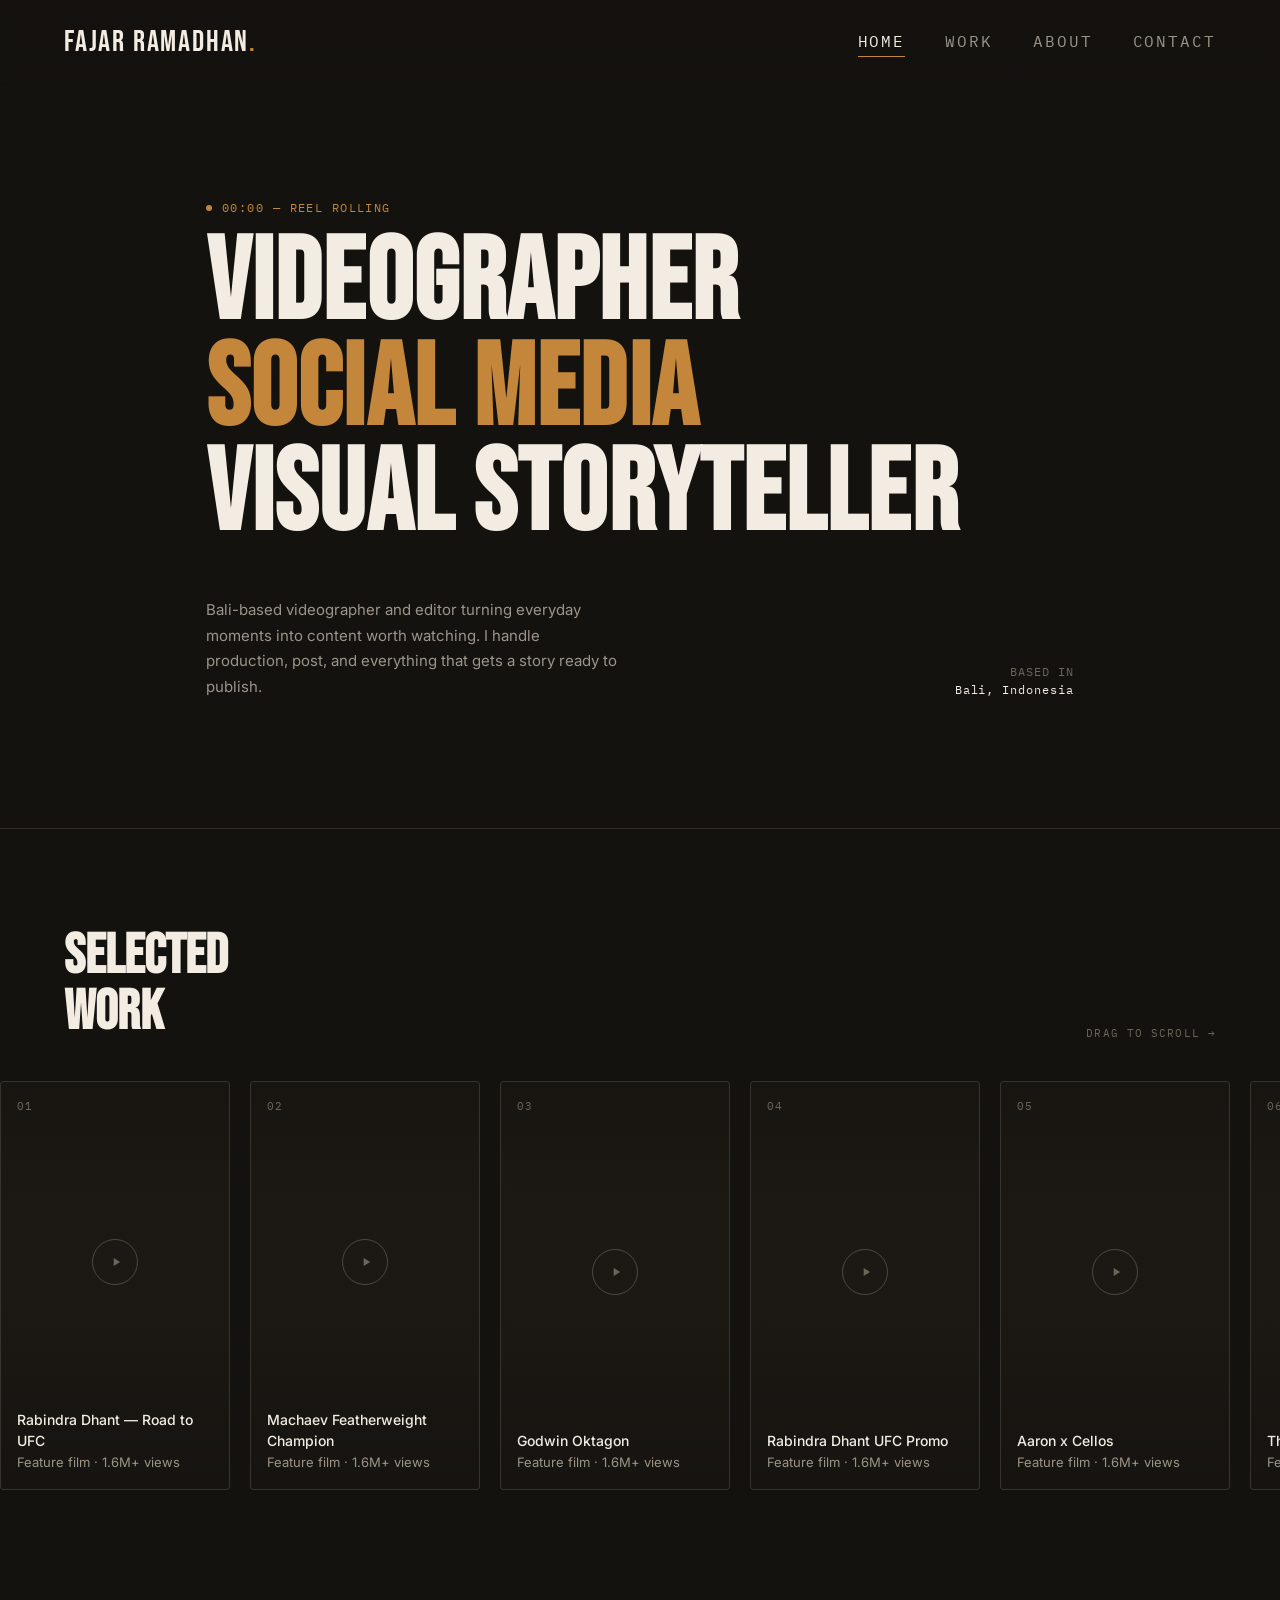
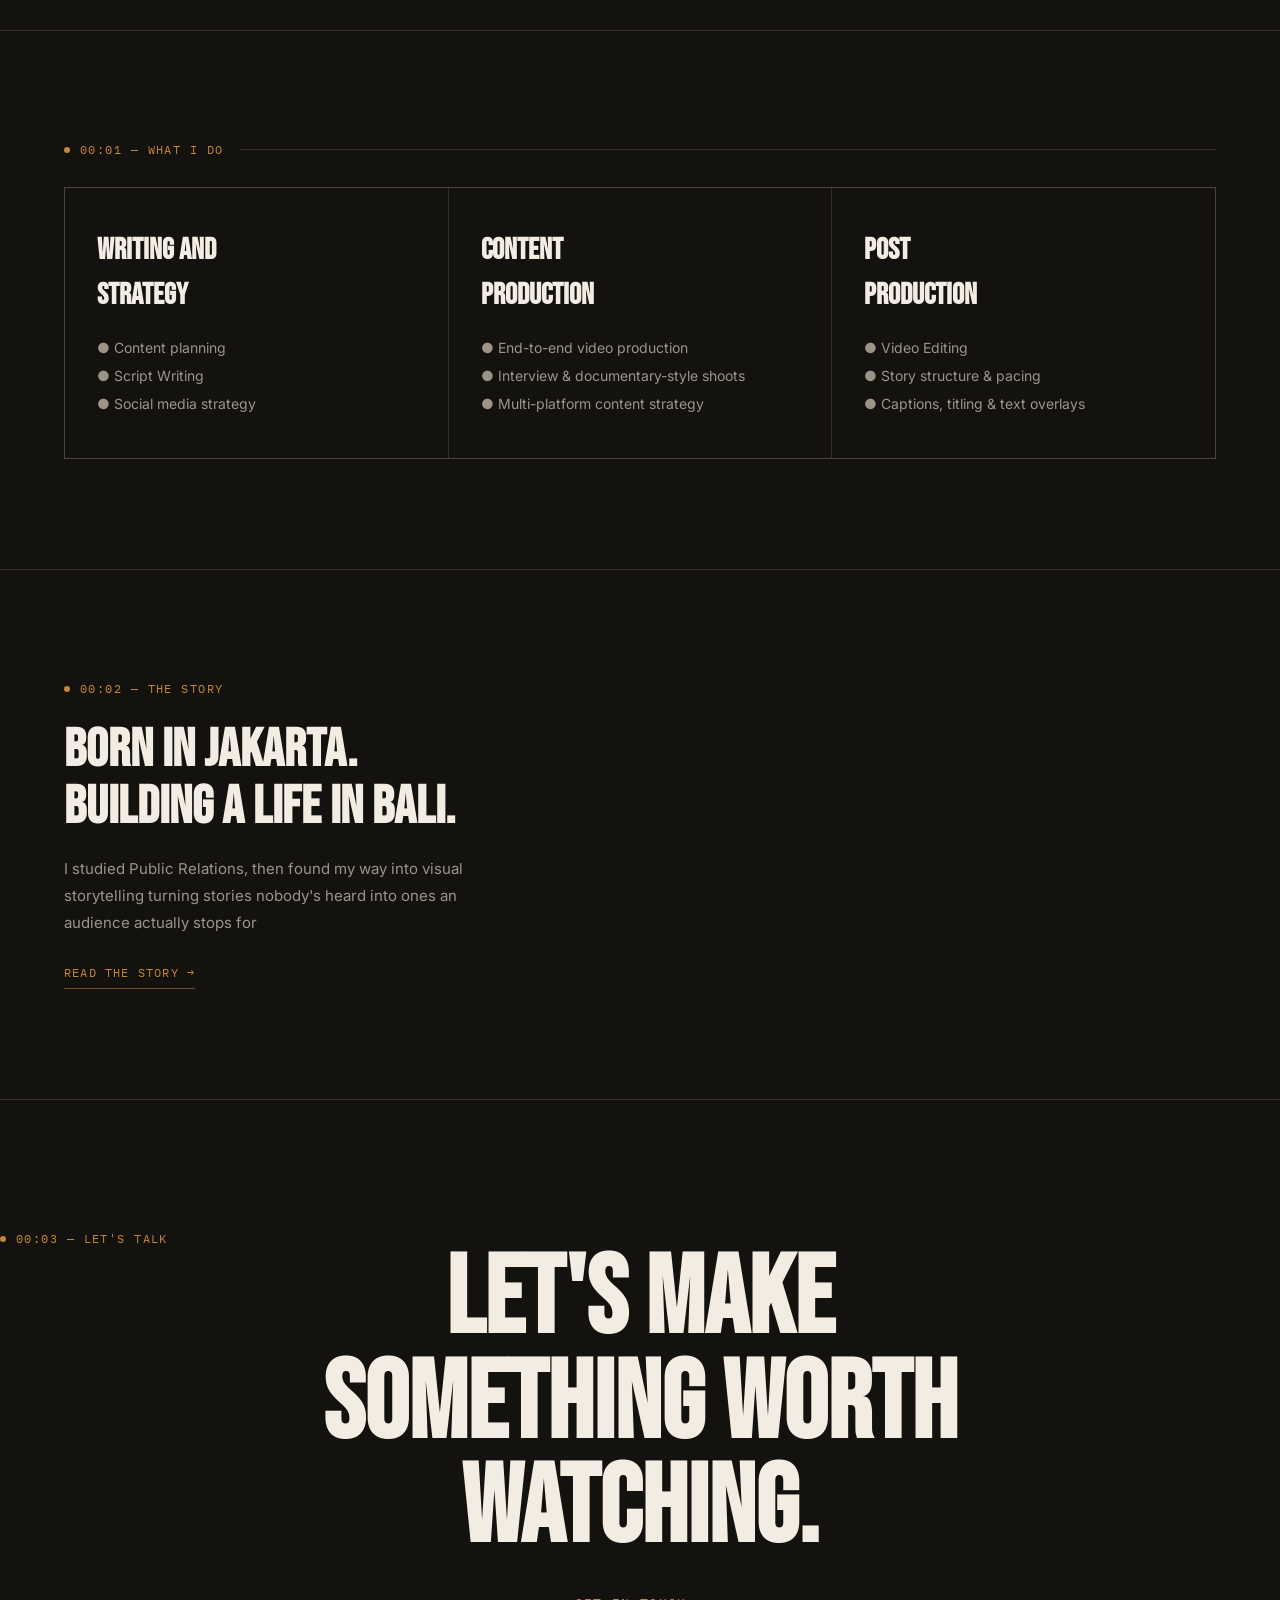
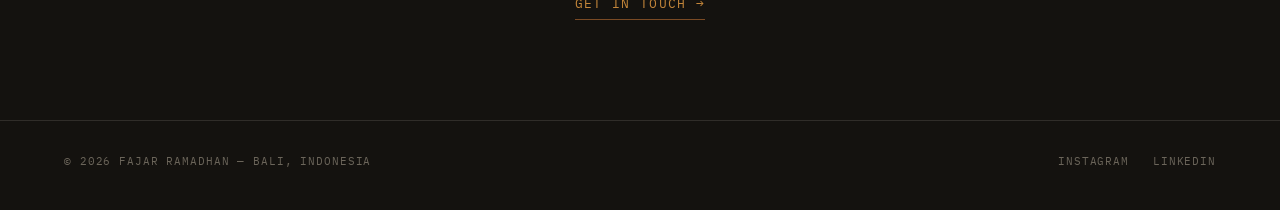
<file: index.html>
<!DOCTYPE html>
<html lang="en">
<head>
<link rel="icon" href="data:image/svg+xml,<svg xmlns=%22http://www.w3.org/2000/svg%22 viewBox=%220 0 100 100%22><text y=%22.9em%22 font-size=%2290%22>🎬</text></svg>">
<meta charset="UTF-8">
<meta name="viewport" content="width=device-width, initial-scale=1.0">
<title>Fajar Ramadhan Portofolio</title>
<meta name="description" content="Portfolio of Fajar Ramadhan — Videographer, Social Media, Visual Storyteller.">
<link rel="stylesheet" href="style.css">
</head>
<body>

<header class="site-header">
  <a href="index.html" class="logo">FAJAR RAMADHAN<span>.</span></a>
  <nav class="site-nav">
    <a href="index.html" aria-current="page">Home</a>
    <a href="work.html">Work</a>
    <a href="about.html">About</a>
    <a href="contact.html">Contact</a>
  </nav>
  <button class="nav-toggle" aria-expanded="false" aria-label="Toggle menu">MENU</button>
</header>

<main>

 <!-- HERO -->
<section class="hero">
  <div class="wrap">
    <div class="timecode load-in load-in-1">00:00 — Reel rolling</div>
    <h1 class="hero-title">
      <span class="load-in load-in-2" style="display:block;">Videographer</span>
      <span class="load-in load-in-3 accent-word" style="display:block;">Social Media</span>
      <span class="load-in load-in-4" style="display:block;">Visual Storyteller</span>
    </h1>
    <div class="hero-foot load-in load-in-5">
      <p class="hero-copy">
        Bali-based videographer and editor turning everyday moments into content worth watching.
        I handle production, post, and everything that gets a story ready to publish.
      </p>
      <div class="hero-meta">
        <dl>
          <dt>Based in</dt>
          <dd>Bali, Indonesia</dd>
        </dl>
      </div>
    </div>
  </div>
</section>

  <!-- FILMSTRIP — signature element -->
  <section class="filmstrip-section reveal">
    <div class="filmstrip-head wrap">
      <h2>Selected<br>Work</h2>
      <span class="filmstrip-hint">Drag to scroll →</span>
    </div>

    <div class="filmstrip" id="workFilmstrip">
      <!-- Reel cards are placeholders — swap .reel-placeholder for a <video> tag once footage is curated -->
      <a class="reel-card" href="work.html">
  <video src="https://pub-6a0c538e8df940d6923bbdad98bf5d9e.r2.dev/Videos/Rabindra%20Road%20To%20UFC.mp4" muted loop playsinline></video>
  <div class="reel-overlay">
    <span class="reel-num">01</span>
    <span class="reel-play"><svg viewBox="0 0 24 24" fill="currentColor"><path d="M8 5v14l11-7z"/></svg></span>
    <span class="reel-label"><b>Rabindra Dhant — Road to UFC</b>Feature film · 1.6M+ views</span>
  </div>
</a>
      <a class="reel-card" href="#">
  <video src="https://pub-6a0c538e8df940d6923bbdad98bf5d9e.r2.dev/Videos/Machaev%20Featherweight%20Champion.mp4" muted loop playsinline></video>
  <div class="reel-overlay">
    <span class="reel-num">02</span>
    <span class="reel-play"><svg viewBox="0 0 24 24" fill="currentColor"><path d="M8 5v14l11-7z"/></svg></span>
    <span class="reel-label"><b>Machaev Featherweight Champion</b>Feature film · 1.6M+ views</span>
  </div>
</a>
     <a class="reel-card" href="#">
  <video src="https://pub-6a0c538e8df940d6923bbdad98bf5d9e.r2.dev/Videos/Godwin%20Oktagon.mp4" muted loop playsinline></video>
  <div class="reel-overlay">
    <span class="reel-num">03</span>
    <span class="reel-play"><svg viewBox="0 0 24 24" fill="currentColor"><path d="M8 5v14l11-7z"/></svg></span>
    <span class="reel-label"><b>Godwin Oktagon</b>Feature film · 1.6M+ views</span>
  </div>
</a>
      <a class="reel-card" href="#">
  <video src="https://pub-6a0c538e8df940d6923bbdad98bf5d9e.r2.dev/Videos/Rabindra%20Dhant%20Road%20To%20UFC%20Promo%202.mp4" muted loop playsinline></video>
  <div class="reel-overlay">
    <span class="reel-num">04</span>
    <span class="reel-play"><svg viewBox="0 0 24 24" fill="currentColor"><path d="M8 5v14l11-7z"/></svg></span>
    <span class="reel-label"><b>Rabindra Dhant UFC Promo</b>Feature film · 1.6M+ views</span>
  </div>
</a>
      <a class="reel-card" href="#">
  <video src="https://pub-6a0c538e8df940d6923bbdad98bf5d9e.r2.dev/Videos/Aaron%20x%20Cellos%20Interview%20Promo%20for%20Byon%20Combat.mp4" muted loop playsinline></video>
  <div class="reel-overlay">
    <span class="reel-num">05</span>
    <span class="reel-play"><svg viewBox="0 0 24 24" fill="currentColor"><path d="M8 5v14l11-7z"/></svg></span>
    <span class="reel-label"><b>Aaron x Cellos</b>Feature film · 1.6M+ views</span>
  </div>
</a>
      <a class="reel-card" href="#">
  <video src="https://pub-6a0c538e8df940d6923bbdad98bf5d9e.r2.dev/Videos/The%20Yuki%20Show%20Eps%20Fighters%20Sparring.mp4" muted loop playsinline></video>
  <div class="reel-overlay">
    <span class="reel-num">06</span>
    <span class="reel-play"><svg viewBox="0 0 24 24" fill="currentColor"><path d="M8 5v14l11-7z"/></svg></span>
    <span class="reel-label"><b>The Yuki Show</b>Feature film · 1.6M+ views</span>
  </div>
</a>
    </div>
  </section>

  <!-- SERVICES -->
  <section class="services-section reveal">
    <div class="wrap">
      <div class="eyebrow-line">
        <span class="timecode">00:01 — What I do</span>
        <span class="rule"></span>
      </div>
    </div>
    <div class="wrap">
      <div class="services-grid">
        <div class="service-cell">
          <h3>Writing and<br>Strategy</h3>
          <ul>
            <li>●	Content planning</li>
            <li>●	Script Writing</li>
            <li>●	Social media strategy</li>
          </ul>
        </div>
        <div class="service-cell">
          <h3>Content<br>Production</h3>
          <ul>
            <li>●	End-to-end video production</li>
            <li>●	Interview & documentary-style shoots</li>
            <li>●	Multi-platform content strategy</li>
          </ul>
        </div>
        <div class="service-cell">
          <h3>Post<br>Production</h3>
          <ul>
            <li>●	Video Editing</li>
            <li>●	Story structure & pacing</li>
            <li>●	Captions, titling & text overlays</li>
          </ul>
        </div>
      </div>
    </div>
  </section>

  <!-- ABOUT TEASER -->
  <section class="about-teaser wrap reveal">
    <div>
      <div class="timecode">00:02 — The story</div>
    </div>
    <div>
      <h2>Born in Jakarta.
        <br>Building a life in Bali.</h2>
      <p>
        I studied Public Relations, then found my way into visual storytelling
        turning stories nobody's heard into ones an audience actually stops for
      </p>
      <a href="about.html" class="text-link">Read the story →</a>
    </div>
  </section>

  <!-- CONTACT CTA -->
  <section class="contact-cta wrap reveal">
    <div class="timecode">00:03 — Let's talk</div>
    <h2>Let's make<br>something worth<br>watching.</h2>
    <a href="contact.html" class="text-link">Get in touch →</a>
  </section>

</main>

<footer class="site-footer">
  <span>© 2026 Fajar Ramadhan — Bali, Indonesia</span>
  <div class="footer-socials">
    <a href="https://instagram.com/fajarmdhn" target="_blank" rel="noopener">Instagram</a>
    <a href="https://www.linkedin.com/in/fajar-ramadhan-98757799/" target="_blank" rel="noopener">LinkedIn</a>
  </div>
</footer>

<script src="script.js"></script>
</body>
</html>
</file>
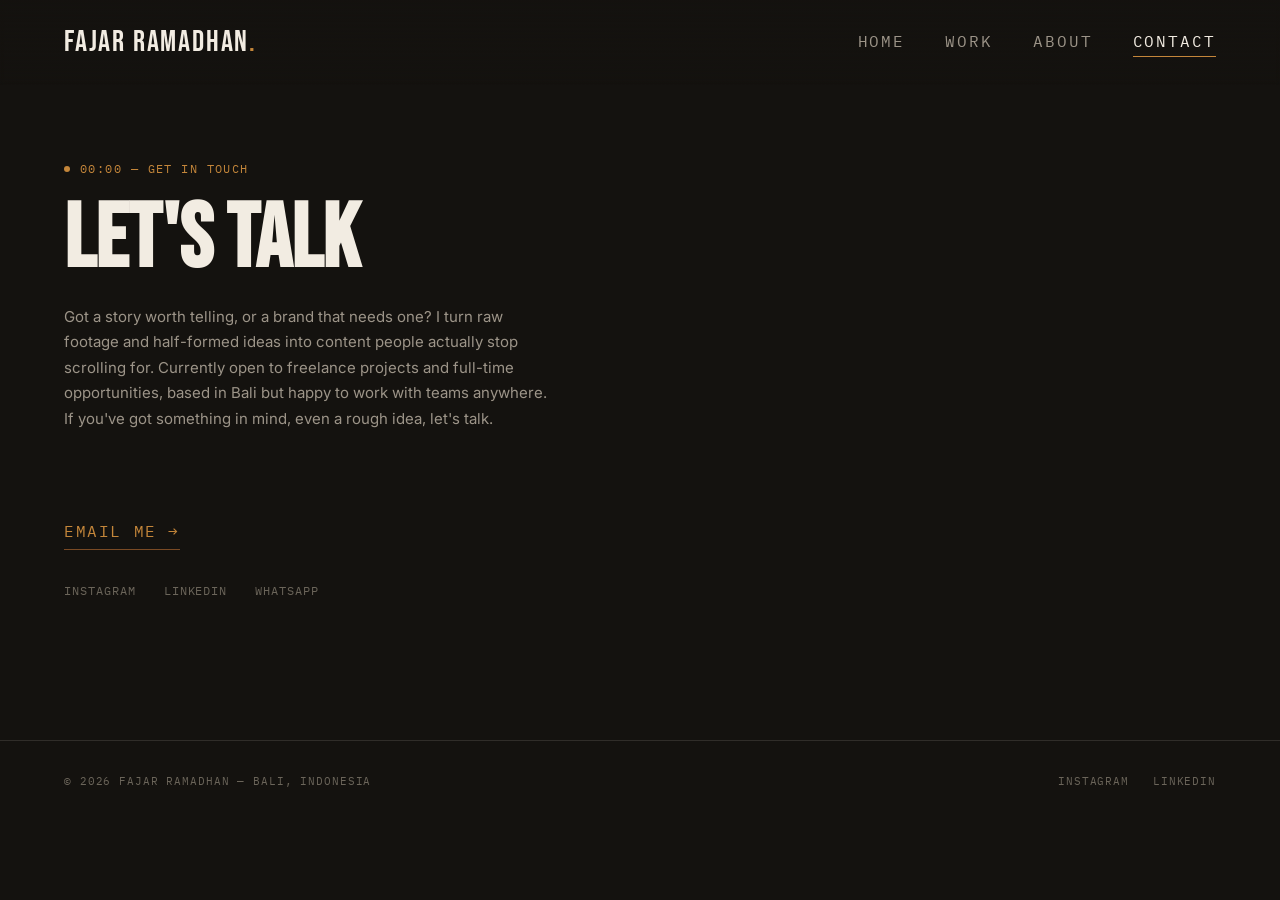
<file: contact.html>
<!DOCTYPE html>
<html lang="en">
<head>
<meta charset="UTF-8">
<meta name="viewport" content="width=device-width, initial-scale=1.0">
<title>Contact — Fajar Ramadhan</title>
<link rel="stylesheet" href="style.css">
</head>
<body>

<header class="site-header">
  <a href="index.html" class="logo">Fajar Ramadhan<span>.</span></a>
  <nav class="site-nav">
    <a href="index.html">Home</a>
    <a href="work.html">Work</a>
    <a href="about.html">About</a>
    <a href="contact.html" aria-current="page">Contact</a>
  </nav>
  <button class="nav-toggle" aria-expanded="false" aria-label="Toggle menu">MENU</button>
</header>

<main>
  <section class="page-hero reveal">
    <div class="timecode">00:00 — Get in touch</div>
    <h1>Let's talk</h1>
    <p>Got a story worth telling, or a brand that needs one? I turn raw footage and half-formed ideas into content people actually stop scrolling for. Currently open to freelance projects and full-time opportunities, based in Bali but happy to work with teams anywhere. If you've got something in mind, even a rough idea, let's talk.</p>
  </section>

  <section class="wrap reveal" style="padding-bottom:140px;">
    <a href="mailto:rframadhan@hotmail" class="text-link" style="font-size:16px;">Email Me →</a>
    <div class="footer-socials" style="margin-top:32px; gap:28px; font-family:var(--font-mono); font-size:12px; text-transform:uppercase; letter-spacing:0.08em; color:var(--ink-faint);">
      <a href="https://instagram.com/fajarmdhn" target="_blank" rel="noopener">Instagram</a>
      <a href="https://www.linkedin.com/in/fajar-ramadhan-98757799/" target="_blank" rel="noopener">LinkedIn</a>
      <a href="https://wa.me/+6285156705419" target="_blank" rel="noopener">WhatsApp</a>
    </div>
  </section>
</main>

<footer class="site-footer">
  <span>© 2026 Fajar Ramadhan — Bali, Indonesia</span>
  <div class="footer-socials">
    <a href="https://instagram.com/fajarmdhn" target="_blank" rel="noopener">Instagram</a>
    <a href="https://www.linkedin.com/in/fajar-ramadhan-98757799/" target="_blank" rel="noopener">LinkedIn</a>
  </div>
</footer>

<script src="script.js"></script>
</body>
</html>
</file>
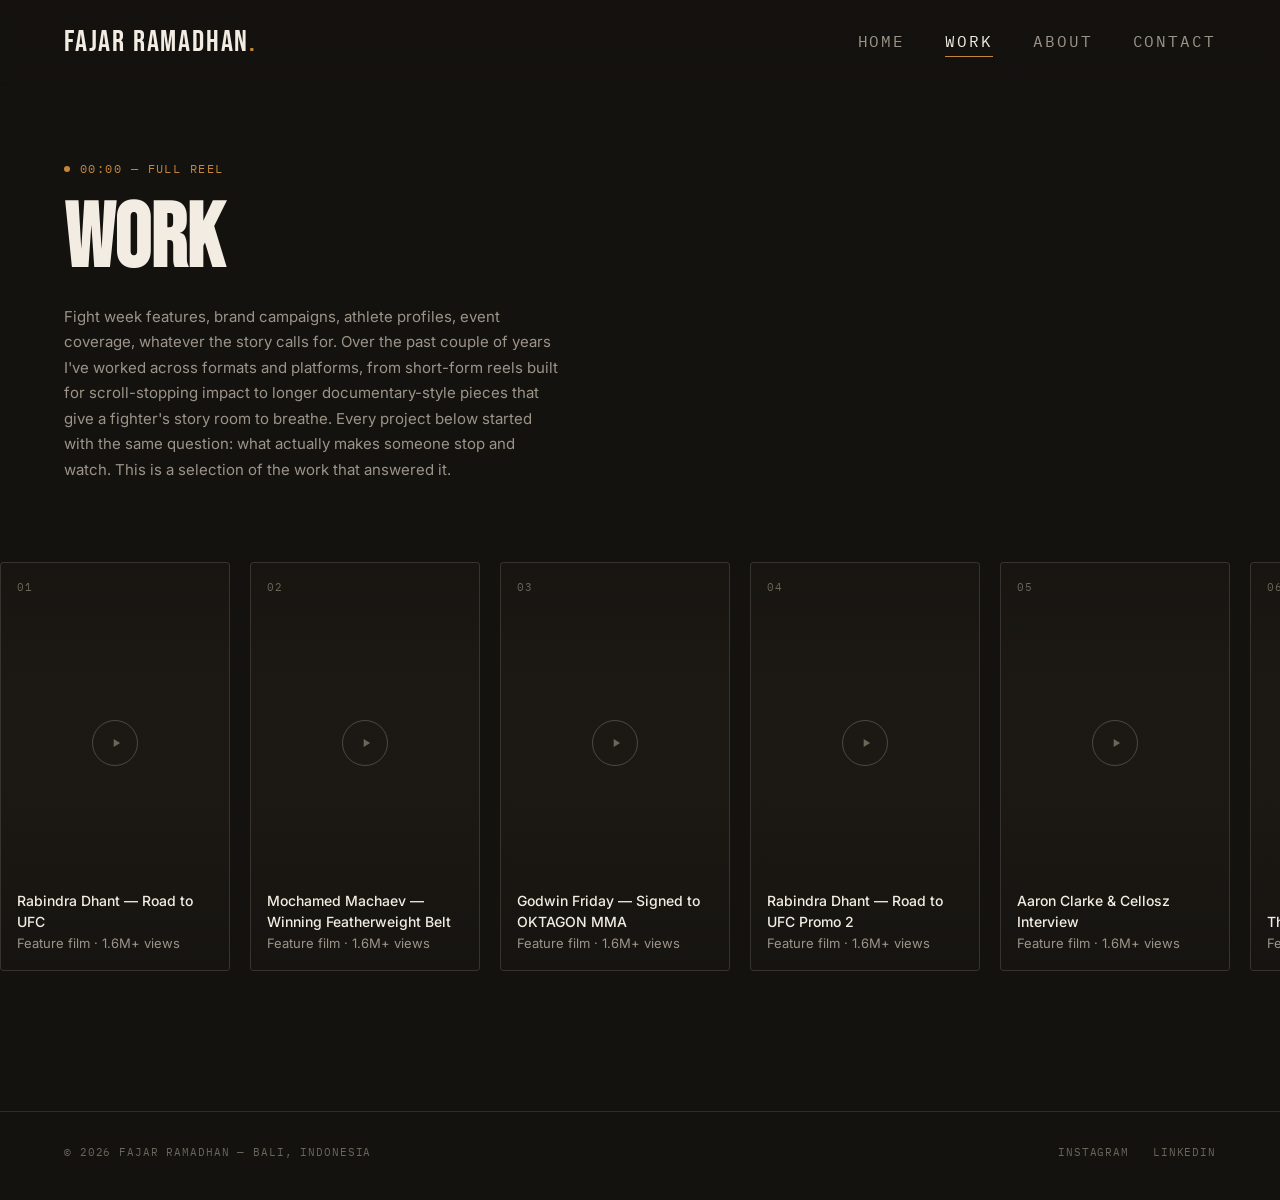
<file: work.html>
<!DOCTYPE html>
<html lang="en">
<head>
<meta charset="UTF-8">
<meta name="viewport" content="width=device-width, initial-scale=1.0">
<title>Work — Fajar Ramadhan</title>
<link rel="stylesheet" href="style.css">
</head>
<body>

<header class="site-header">
  <a href="index.html" class="logo">FAJAR RAMADHAN<span>.</span></a>
  <nav class="site-nav">
    <a href="index.html">Home</a>
    <a href="work.html" aria-current="page">Work</a>
    <a href="about.html">About</a>
    <a href="contact.html">Contact</a>
  </nav>
  <button class="nav-toggle" aria-expanded="false" aria-label="Toggle menu">MENU</button>
</header>

<main>
  <section class="page-hero">
    <div class="timecode">00:00 — Full reel</div>
    <h1>Work</h1>
    <p>Fight week features, brand campaigns, athlete profiles, event coverage, whatever the story calls for. Over the past couple of years I've worked across formats and platforms, from short-form reels built for scroll-stopping impact to longer documentary-style pieces that give a fighter's story room to breathe. Every project below started with the same question: what actually makes someone stop and watch. This is a selection of the work that answered it.</p>
  </section>

  <section class="filmstrip-section reveal" style="border-top:none; padding-top:20px;">
    <div class="filmstrip" id="workFilmstripFull">
      <a class="reel-card" href="#">
  <video src="https://pub-6a0c538e8df940d6923bbdad98bf5d9e.r2.dev/Videos/Rabindra%20Road%20To%20UFC.mp4" muted loop playsinline></video>
  <div class="reel-overlay">
    <span class="reel-num">01</span>
    <span class="reel-play"><svg viewBox="0 0 24 24" fill="currentColor"><path d="M8 5v14l11-7z"/></svg></span>
    <span class="reel-label"><b>Rabindra Dhant — Road to UFC</b>Feature film · 1.6M+ views</span>
  </div>
</a>
      <a class="reel-card" href="#">
  <video src="https://pub-6a0c538e8df940d6923bbdad98bf5d9e.r2.dev/Videos/Machaev%20Featherweight%20Champion.mp4" muted loop playsinline></video>
  <div class="reel-overlay">
    <span class="reel-num">02</span>
    <span class="reel-play"><svg viewBox="0 0 24 24" fill="currentColor"><path d="M8 5v14l11-7z"/></svg></span>
    <span class="reel-label"><b>Mochamed Machaev — Winning Featherweight Belt</b>Feature film · 1.6M+ views</span>
  </div>
</a>
<a class="reel-card" href="#">
  <video src="https://pub-6a0c538e8df940d6923bbdad98bf5d9e.r2.dev/Videos/Godwin%20Oktagon.mp4" muted loop playsinline></video>
  <div class="reel-overlay">
    <span class="reel-num">03</span>
    <span class="reel-play"><svg viewBox="0 0 24 24" fill="currentColor"><path d="M8 5v14l11-7z"/></svg></span>
    <span class="reel-label"><b>Godwin Friday — Signed to OKTAGON MMA</b>Feature film · 1.6M+ views</span>
  </div>
</a>
<a class="reel-card" href="#">
  <video src="https://pub-6a0c538e8df940d6923bbdad98bf5d9e.r2.dev/Videos/Rabindra%20Dhant%20Road%20To%20UFC%20Promo%202.mp4" muted loop playsinline></video>
  <div class="reel-overlay">
    <span class="reel-num">04</span>
    <span class="reel-play"><svg viewBox="0 0 24 24" fill="currentColor"><path d="M8 5v14l11-7z"/></svg></span>
    <span class="reel-label"><b>Rabindra Dhant — Road to UFC Promo 2</b>Feature film · 1.6M+ views</span>
  </div>
</a>
<a class="reel-card" href="#">
  <video src="https://pub-6a0c538e8df940d6923bbdad98bf5d9e.r2.dev/Videos/Aaron%20x%20Cellos%20Interview%20Promo%20for%20Byon%20Combat.mp4" muted loop playsinline></video>
  <div class="reel-overlay">
    <span class="reel-num">05</span>
    <span class="reel-play"><svg viewBox="0 0 24 24" fill="currentColor"><path d="M8 5v14l11-7z"/></svg></span>
    <span class="reel-label"><b>Aaron Clarke & Cellosz Interview</b>Feature film · 1.6M+ views</span>
  </div>
</a>
<a class="reel-card" href="#">
  <video src="https://pub-6a0c538e8df940d6923bbdad98bf5d9e.r2.dev/Videos/The%20Yuki%20Show%20Eps%20Fighters%20Sparring.mp4" muted loop playsinline></video>
  <div class="reel-overlay">
    <span class="reel-num">06</span>
    <span class="reel-play"><svg viewBox="0 0 24 24" fill="currentColor"><path d="M8 5v14l11-7z"/></svg></span>
    <span class="reel-label"><b>The Yuki Show</b>Feature film · 1.6M+ views</span>
  </div>
</a>
<a class="reel-card" href="#">
  <video src="https://pub-6a0c538e8df940d6923bbdad98bf5d9e.r2.dev/Videos/Coach%20Leon%20Announcement%20%20Promo.mp4" muted loop playsinline></video>
  <div class="reel-overlay">
    <span class="reel-num">07</span>
    <span class="reel-play"><svg viewBox="0 0 24 24" fill="currentColor"><path d="M8 5v14l11-7z"/></svg></span>
    <span class="reel-label"><b>New Striking Coach Announcement</b>Feature film · 1.6M+ views</span>
  </div>
</a>
<a class="reel-card" href="#">
  <video src="https://pub-6a0c538e8df940d6923bbdad98bf5d9e.r2.dev/Videos/End%20of%20The%20Year.mp4" muted loop playsinline></video>
  <div class="reel-overlay">
    <span class="reel-num">08</span>
    <span class="reel-play"><svg viewBox="0 0 24 24" fill="currentColor"><path d="M8 5v14l11-7z"/></svg></span>
    <span class="reel-label"><b>End of Year 2025</b>Feature film · 1.6M+ views</span>
  </div>
</a>
    </div>
  </section>
</main>

<footer class="site-footer">
  <span>© 2026 Fajar Ramadhan — Bali, Indonesia</span>
  <div class="footer-socials">
    <a href="https://instagram.com/fajarmdhn" target="_blank" rel="noopener">Instagram</a>
    <a href="https://www.linkedin.com/in/fajar-ramadhan-98757799/" target="_blank" rel="noopener">LinkedIn</a>
  </div>
</footer>

<script src="script.js"></script>
</body>
</html>
</file>
<file: style.css>
/* ==========================================================
   FAJAR — VIDEOGRAPHER PORTFOLIO
   Token system
   ========================================================== */

@import url('https://fonts.googleapis.com/css2?family=Bebas+Neue&family=IBM+Plex+Mono:wght@400;500&family=Inter:wght@400;500;600&display=swap');

:root {
  /* color */
  --bg: #14120F;
  --bg-elevated: #1C1914;
  --bg-elevated-2: #221E17;
  --ink: #F2ECE2;
  --ink-muted: #9C9488;
  --ink-faint: #6B655A;
  --accent: #C4863A;
  --accent-deep: #7A4A24;
  --line: rgba(242, 236, 226, 0.12);
  --line-strong: rgba(242, 236, 226, 0.22);

  /* type */
  --font-display: 'Bebas Neue', sans-serif;
  --font-body: 'Inter', sans-serif;
  --font-mono: 'IBM Plex Mono', monospace;

  /* layout */
  --edge: clamp(28px, 5vw, 64px);
  --max: 1400px;
}

* { box-sizing: border-box; margin: 0; padding: 0; }

html { scroll-behavior: smooth; }

@media (prefers-reduced-motion: reduce) {
  html { scroll-behavior: auto; }
  * { animation-duration: 0.01ms !important; transition-duration: 0.01ms !important; }
}

body {
  background: var(--bg);
  color: var(--ink);
  font-family: var(--font-body);
  font-weight: 400;
  line-height: 1.5;
  -webkit-font-smoothing: antialiased;
  overflow-x: hidden;
}

a {
  color: inherit;
  text-decoration: none;
}

img, video { max-width: 100%; display: block; }

::selection {
  background: var(--accent);
  color: var(--bg);
}

:focus-visible {
  outline: 2px solid var(--accent);
  outline-offset: 3px;
}

/* ---------- utility ---------- */

.wrap {
  max-width: var(--max);
  margin: 0 auto;
  padding-left: var(--edge);
  padding-right: var(--edge);
}

.timecode {
  font-family: var(--font-mono);
  font-size: 12px;
  letter-spacing: 0.12em;
  text-transform: uppercase;
  color: var(--accent);
  display: flex;
  align-items: center;
  gap: 10px;
}

.timecode::before {
  content: '';
  width: 6px;
  height: 6px;
  border-radius: 50%;
  background: var(--accent);
  flex-shrink: 0;
}

.eyebrow-line {
  display: flex;
  align-items: center;
  gap: 16px;
  margin-bottom: 28px;
}

.eyebrow-line .rule {
  height: 1px;
  flex: 1;
  background: var(--line);
}

/* ---------- nav ---------- */

.site-header {
  position: fixed;
  top: 0;
  left: 0;
  right: 0;
  z-index: 100;
  display: flex;
  align-items: center;
  justify-content: space-between;
  padding: 20px var(--edge);
  background: linear-gradient(to bottom, rgba(20, 18, 15, 0.9), transparent);
  backdrop-filter: blur(2px);
}

.logo {
  font-family: var(--font-display);
  font-size: 30px;
  letter-spacing: 0.06em;
  text-transform: uppercase;
}

.logo span { color: var(--accent); }

.site-nav {
  display: flex;
  align-items: center;
  gap: 40px;
  font-family: var(--font-mono);
  font-size: 16x;
  letter-spacing: 0.12em;
  text-transform: uppercase;
}

.site-nav a {
  position: relative;
  padding-bottom: 4px;
  color: var(--ink-muted);
  transition: color 0.25s ease;
}

.site-nav a:hover,
.site-nav a[aria-current="page"] {
  color: var(--ink);
}

.site-nav a[aria-current="page"]::after {
  content: '';
  position: absolute;
  left: 0;
  bottom: 0;
  width: 100%;
  height: 1px;
  background: var(--accent);
}

.nav-toggle {
  display: none;
  background: none;
  border: 1px solid var(--line-strong);
  color: var(--ink);
  width: 40px;
  height: 40px;
  border-radius: 50%;
  font-family: var(--font-mono);
  font-size: 11px;
  cursor: pointer;
}

@media (max-width: 720px) {
  .site-nav {
    position: fixed;
    inset: 0;
    background: var(--bg);
    flex-direction: column;
    justify-content: center;
    gap: 28px;
    font-size: 16px;
    transform: translateY(-100%);
    transition: transform 0.4s ease;
  }
  .site-nav.open { transform: translateY(0); }
  .nav-toggle { display: block; z-index: 101; }
}

/* ---------- hero ---------- */

.hero {
  padding: 160px var(--edge) 90px;
  min-height: 92vh;
  display: flex;
  flex-direction: column;
  justify-content: center;
  position: relative;
}

.hero .timecode {
  margin-bottom: 15px;
}

.hero-title {
  font-family: var(--font-display);
  font-size: clamp(48px, 9vw, 128px);
  line-height: 0.92;
  letter-spacing: 0.01em;
  text-transform: uppercase;
  max-width: 18ch;
}

.hero-title .accent-word { color: var(--accent); }

.hero-foot {
  margin-top: 48px;
  display: grid;
  grid-template-columns: 1fr 1fr;
  gap: 40px;
  align-items: end;
}

.hero-copy {
  max-width: 46ch;
  color: var(--ink-muted);
  font-size: 15px;
  line-height: 1.7;
}

.hero-meta {
  display: flex;
  justify-content: flex-end;
  text-align: right;
}

.hero-meta dl {
  font-family: var(--font-mono);
  font-size: 12px;
  color: var(--ink-faint);
  letter-spacing: 0.08em;
}

.hero-meta dt { margin-top: 12px; text-transform: uppercase; }
.hero-meta dd { color: var(--ink); }

@media (max-width: 720px) {
  .hero { padding-top: 130px; }
  .hero-foot { grid-template-columns: 1fr; gap: 24px; }
  .hero-meta { justify-content: flex-start; text-align: left; }
}

/* ---------- filmstrip (signature element) ---------- */

.filmstrip-section {
  padding: 100px 0 120px;
  border-top: 1px solid var(--line);
}

.filmstrip-head {
  padding: 0 var(--edge);
  display: flex;
  justify-content: space-between;
  align-items: flex-end;
  margin-bottom: 40px;
  gap: 24px;
}

.filmstrip-head h2 {
  font-family: var(--font-display);
  font-size: clamp(32px, 5vw, 56px);
  text-transform: uppercase;
  line-height: 1;
}

.filmstrip-hint {
  font-family: var(--font-mono);
  font-size: 11px;
  color: var(--ink-faint);
  text-transform: uppercase;
  letter-spacing: 0.1em;
  white-space: nowrap;
}

.filmstrip {
  display: flex;
  gap: 20px;
  overflow-x: auto;
  padding: 0 var(--edge) 20px;
  scroll-snap-type: x proximity;
  cursor: grab;
  scrollbar-width: none;
}

.filmstrip.dragging { cursor: grabbing; scroll-behavior: auto; }
.filmstrip::-webkit-scrollbar { display: none; }

.reel-card {
  position: relative;
  flex: 0 0 auto;
  width: min(230px, 62vw);
  aspect-ratio: 9 / 16;
  border-radius: 4px;
  overflow: hidden;
  scroll-snap-align: start;
  background: var(--bg-elevated);
  border: 1px solid var(--line);
  transition: border-color 0.3s ease, transform 0.4s ease;
}

.reel-card:hover { border-color: var(--line-strong); transform: translateY(-6px); }

.reel-placeholder {
  position: absolute;
  inset: 0;
  display: flex;
  flex-direction: column;
  justify-content: space-between;
  padding: 16px;
  background:
    repeating-linear-gradient(135deg, transparent, transparent 18px, rgba(242,236,226,0.03) 18px, rgba(242,236,226,0.03) 19px),
    linear-gradient(160deg, var(--bg-elevated-2), var(--bg-elevated) 60%);
}

/* Use .reel-overlay instead of .reel-placeholder once a real <video> is dropped in.
   It sits on top of the video with a dark gradient so the text stays readable. */
.reel-card video {
  position: absolute;
  inset: 0;
  width: 100%;
  height: 100%;
  object-fit: cover;
}

.reel-overlay {
  position: absolute;
  inset: 0;
  display: flex;
  flex-direction: column;
  justify-content: space-between;
  padding: 16px;
  background: linear-gradient(180deg, rgba(20,18,15,0.55) 0%, rgba(20,18,15,0.05) 30%, rgba(20,18,15,0.05) 55%, rgba(20,18,15,0.75) 100%);
  pointer-events: none;
}

.reel-num {
  font-family: var(--font-mono);
  font-size: 11px;
  color: var(--ink-faint);
  letter-spacing: 0.08em;
}

.reel-play {
  align-self: center;
  margin: auto;
  width: 46px;
  height: 46px;
  border-radius: 50%;
  border: 1px solid var(--line-strong);
  display: flex;
  align-items: center;
  justify-content: center;
  color: var(--ink-faint);
  cursor: pointer;
  pointer-events: auto;
  transition: border-color 0.3s ease, color 0.3s ease, background 0.3s ease;
}

.reel-play.is-playing {
  border-color: var(--accent);
  background: var(--accent);
  color: var(--bg);
}

/* ---------- video lightbox ---------- */

.video-modal {
  position: fixed;
  inset: 0;
  z-index: 200;
  display: flex;
  align-items: center;
  justify-content: center;
  background: rgba(10, 9, 7, 0.9);
  opacity: 0;
  pointer-events: none;
  transition: opacity 0.3s ease;
}

.video-modal.open {
  opacity: 1;
  pointer-events: auto;
}

.video-modal-inner {
  position: relative;
  width: min(420px, 90vw);
  aspect-ratio: 9 / 16;
  background: var(--bg-elevated);
  border-radius: 6px;
  overflow: hidden;
  transform: translateY(16px);
  transition: transform 0.3s ease;
}

.video-modal.open .video-modal-inner {
  transform: translateY(0);
}

.video-modal video {
  width: 100%;
  height: 100%;
  object-fit: cover;
}

.video-modal-close {
  position: absolute;
  top: -46px;
  right: 0;
  width: 36px;
  height: 36px;
  border-radius: 50%;
  border: 1px solid var(--line-strong);
  background: transparent;
  color: var(--ink);
  font-family: var(--font-mono);
  font-size: 14px;
  cursor: pointer;
}

.video-modal-close:hover { border-color: var(--accent); color: var(--accent); }

.reel-card:hover .reel-play { border-color: var(--accent); color: var(--accent); }

.reel-play svg { width: 14px; height: 14px; margin-left: 2px; }

.reel-label {
  font-size: 13px;
  color: var(--ink-muted);
}

.reel-label b { display: block; color: var(--ink); font-weight: 500; font-size: 14px; margin-bottom: 2px; }

/* ---------- services ---------- */

.services-section {
  padding: 110px 0;
  border-top: 1px solid var(--line);
}

.services-grid {
  display: grid;
  grid-template-columns: repeat(3, 1fr);
  gap: 1px;
  background: var(--line);
  border: 1px solid var(--line);
}

.service-cell {
  background: var(--bg);
  padding: 40px 32px;
}

.service-cell .timecode { margin-bottom: 20px; }

.service-cell h3 {
  font-family: var(--font-display);
  font-size: 30px;
  text-transform: uppercase;
  margin-bottom: 16px;
}

.service-cell ul {
  list-style: none;
  color: var(--ink-muted);
  font-size: 14px;
  line-height: 2;
}

@media (max-width: 900px) {
  .services-grid { grid-template-columns: 1fr; }
}


/* ---------- about teaser ---------- */

.about-teaser {
  padding-top: 110px;
  padding-bottom: 110px;
  border-top: 1px solid var(--line);
  display: grid;
  grid-template-columns: 1fr;
  gap: 24px;
}

.about-teaser h2 {
  font-family: var(--font-display);
  font-size: clamp(32px, 5vw, 54px);
  text-transform: uppercase;
  line-height: 1.05;
}

.about-teaser p {
  color: var(--ink-muted);
  font-size: 15px;
  line-height: 1.8;
  margin-top: 20px;
  max-width: 50ch;
}

.text-link {
  display: inline-flex;
  align-items: center;
  gap: 10px;
  margin-top: 28px;
  font-family: var(--font-mono);
  font-size: 12px;
  text-transform: uppercase;
  letter-spacing: 0.1em;
  color: var(--accent);
  border-bottom: 1px solid var(--accent-deep);
  padding-bottom: 6px;
  transition: border-color 0.25s ease, gap 0.25s ease;
}

.text-link:hover { border-color: var(--accent); gap: 14px; }

@media (max-width: 780px) {
  .about-teaser {
    grid-template-columns: 1fr;
    align-items: start;
  }
  .about-teaser .eyebrow-line {
    margin-bottom: 16px;
  }
}

/* ---------- contact cta ---------- */

.contact-cta {
  padding: 130px 0 100px;
  border-top: 1px solid var(--line);
  text-align: center;
}

@media (max-width: 720px) {
  .contact-cta {
    padding-top: 210px;
  }
  .contact-cta .eyebrow-line {
    margin-bottom: 20px;
  }
  .contact-cta h2 {
    margin-top: 8px;
  }
}

.contact-cta h2 {
  font-family: var(--font-display);
  font-size: clamp(40px, 10vw, 110px);
  text-transform: uppercase;
  line-height: 0.95;
}

.contact-cta .text-link {
  margin-top: 32px;
  font-size: 13px;
}

/* ---------- footer ---------- */

.site-footer {
  border-top: 1px solid var(--line);
  padding: 32px var(--edge) 40px;
  display: flex;
  justify-content: space-between;
  align-items: center;
  flex-wrap: wrap;
  gap: 16px;
  font-family: var(--font-mono);
  font-size: 11px;
  letter-spacing: 0.08em;
  text-transform: uppercase;
  color: var(--ink-faint);
}

.footer-socials { display: flex; gap: 24px; }
.footer-socials a:hover { color: var(--accent); }

/* ---------- reveal-on-scroll ---------- */

.reveal {
  opacity: 0;
  transform: translateY(24px);
  transition: opacity 0.7s ease, transform 0.7s ease;
}

.reveal.in-view {
  opacity: 1;
  transform: translateY(0);
}

/* ---------- hero load-in animation ---------- */

@keyframes fadeUpIn {
  from {
    opacity: 0;
    transform: translateY(22px);
  }
  to {
    opacity: 1;
    transform: translateY(0);
  }
}

.load-in {
  opacity: 0;
  animation: fadeUpIn 0.8s cubic-bezier(0.22, 1, 0.36, 1) forwards;
}

.load-in-1 { animation-delay: 0.05s; }
.load-in-2 { animation-delay: 0.2s; }
.load-in-3 { animation-delay: 0.35s; }
.load-in-4 { animation-delay: 0.5s; }
.load-in-5 { animation-delay: 0.65s; }

/* ---------- generic inner page hero (work/about/contact) ---------- */

.page-hero {
  padding: 160px var(--edge) 60px;
}

.page-hero .timecode { margin-bottom: 20px; }

.page-hero h1 {
  font-family: var(--font-display);
  font-size: clamp(40px, 8vw, 90px);
  text-transform: uppercase;
  line-height: 0.95;
}

.page-hero p {
  margin-top: 20px;
  max-width: 55ch;
  color: var(--ink-muted);
  font-size: 15px;
  line-height: 1.7;
}
</file>
